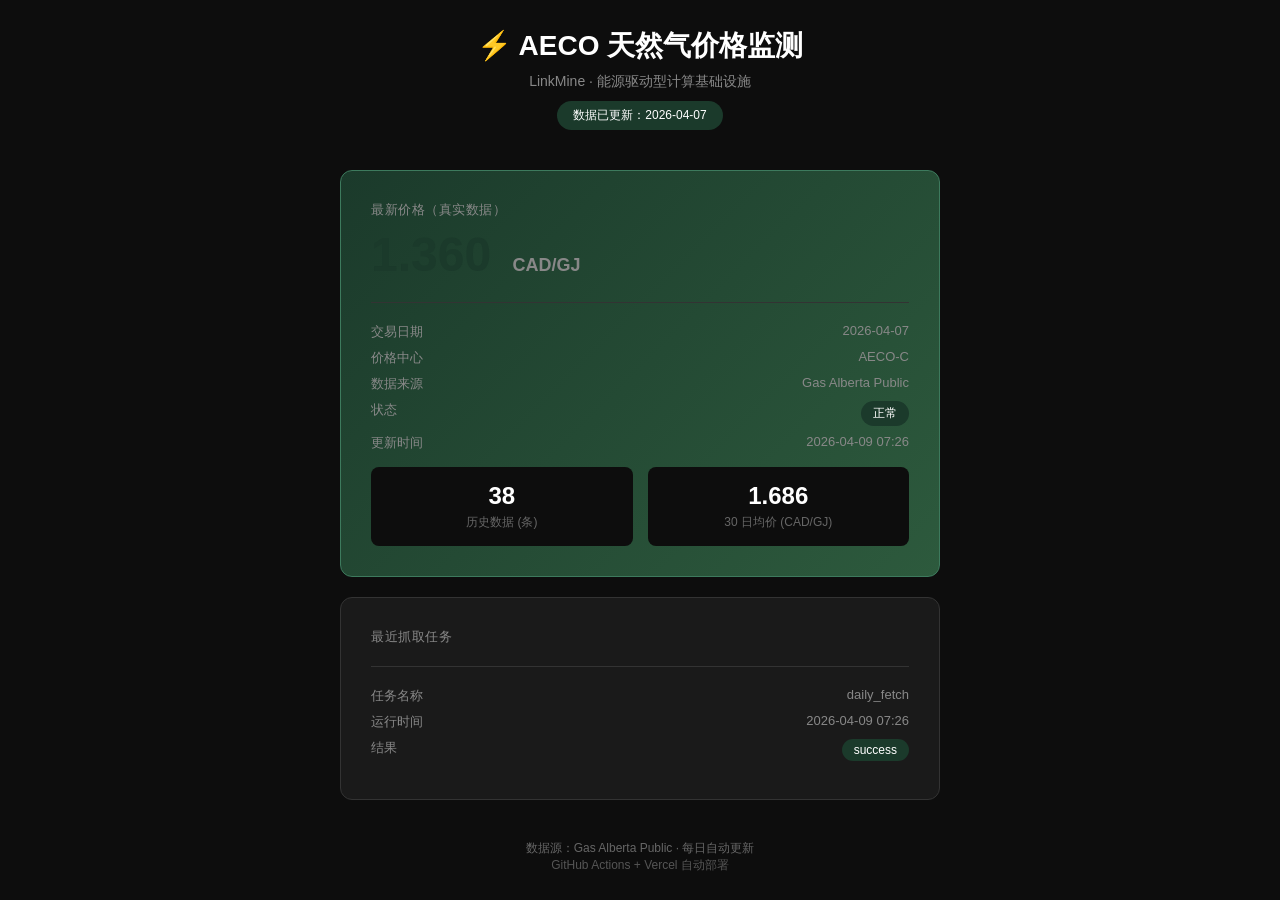
<file: vercel-deploy/index.html>
<!doctype html>
<html lang="zh-CN">
  <head>
    <meta charset="utf-8" />
    <meta name="viewport" content="width=device-width, initial-scale=1" />
    <title>AECO 天然气价格监测</title>
    <style>
      * { margin: 0; padding: 0; box-sizing: border-box; }
      body {
        font-family: -apple-system, BlinkMacSystemFont, "Segoe UI", Roboto, "Helvetica Neue", Arial, sans-serif;
        background: #0D0D0D;
        color: #fff;
        min-height: 100vh;
        display: flex;
        align-items: center;
        justify-content: center;
        padding: 20px;
      }
      .container { max-width: 600px; width: 100%; }
      .header { text-align: center; margin-bottom: 40px; }
      .header h1 { font-size: 28px; font-weight: 600; margin-bottom: 8px; }
      .header p { color: #888; font-size: 14px; }
      .card {
        background: #1A1A1A;
        border-radius: 12px;
        padding: 30px;
        margin-bottom: 20px;
        border: 1px solid #333;
      }
      .card-label {
        font-size: 13px;
        color: #888;
        margin-bottom: 8px;
        text-transform: uppercase;
        letter-spacing: 0.5px;
      }
      .price {
        font-size: 48px;
        font-weight: 700;
        color: #1B3A2B;
      }
      .unit { font-size: 18px; color: #888; margin-left: 8px; }
      .meta {
        margin-top: 20px;
        padding-top: 20px;
        border-top: 1px solid #333;
        font-size: 13px;
        color: #888;
      }
      .meta-row { display: flex; justify-content: space-between; margin-bottom: 8px; }
      .status {
        display: inline-block;
        padding: 4px 12px;
        border-radius: 20px;
        font-size: 12px;
        font-weight: 500;
      }
      .status-normal { background: #1B3A2B; color: #fff; }
      .footer { text-align: center; margin-top: 40px; color: #666; font-size: 12px; }
      .update-badge {
        background: #1B3A2B;
        color: #fff;
        padding: 6px 16px;
        border-radius: 20px;
        font-size: 12px;
        display: inline-block;
        margin-top: 10px;
      }
      .real-data {
        background: linear-gradient(135deg, #1B3A2B 0%, #2D5A3D 100%);
        border: 1px solid #3D7A5D;
      }
      .stats {
        display: grid;
        grid-template-columns: 1fr 1fr;
        gap: 15px;
        margin-top: 15px;
      }
      .stat-box {
        background: #0D0D0D;
        padding: 15px;
        border-radius: 8px;
        text-align: center;
      }
      .stat-value { font-size: 24px; font-weight: 600; color: #fff; }
      .stat-label { font-size: 12px; color: #666; margin-top: 4px; }
    </style>
  </head>
  <body>
    <div class="container">
      <div class="header">
        <h1>⚡ AECO 天然气价格监测</h1>
        <p>LinkMine · 能源驱动型计算基础设施</p>
        <span class="update-badge">数据已更新：2026-04-07</span>
      </div>

      <div class="card real-data">
        <div class="card-label">最新价格（真实数据）</div>
        <div class="price">
          1.360
          <span class="unit">CAD/GJ</span>
        </div>
        <div class="meta">
          <div class="meta-row">
            <span>交易日期</span>
            <span>2026-04-07</span>
          </div>
          <div class="meta-row">
            <span>价格中心</span>
            <span>AECO-C</span>
          </div>
          <div class="meta-row">
            <span>数据来源</span>
            <span>Gas Alberta Public</span>
          </div>
          <div class="meta-row">
            <span>状态</span>
            <span class="status status-normal">正常</span>
          </div>
          <div class="meta-row">
            <span>更新时间</span>
            <span>2026-04-09 07:26</span>
          </div>
        </div>
        
        <div class="stats">
          <div class="stat-box">
            <div class="stat-value">38</div>
            <div class="stat-label">历史数据 (条)</div>
          </div>
          <div class="stat-box">
            <div class="stat-value">1.686</div>
            <div class="stat-label">30 日均价 (CAD/GJ)</div>
          </div>
        </div>
      </div>

      <div class="card">
        <div class="card-label">最近抓取任务</div>
        <div class="meta">
          <div class="meta-row">
            <span>任务名称</span>
            <span>daily_fetch</span>
          </div>
          <div class="meta-row">
            <span>运行时间</span>
            <span>2026-04-09 07:26</span>
          </div>
          <div class="meta-row">
            <span>结果</span>
            <span class="status status-normal">success</span>
          </div>
        </div>
      </div>

      <div class="footer">
        数据源：Gas Alberta Public · 每日自动更新
        <br/>
        <span style="color:#555">GitHub Actions + Vercel 自动部署</span>
      </div>
    </div>
  </body>
</html>
</file>
